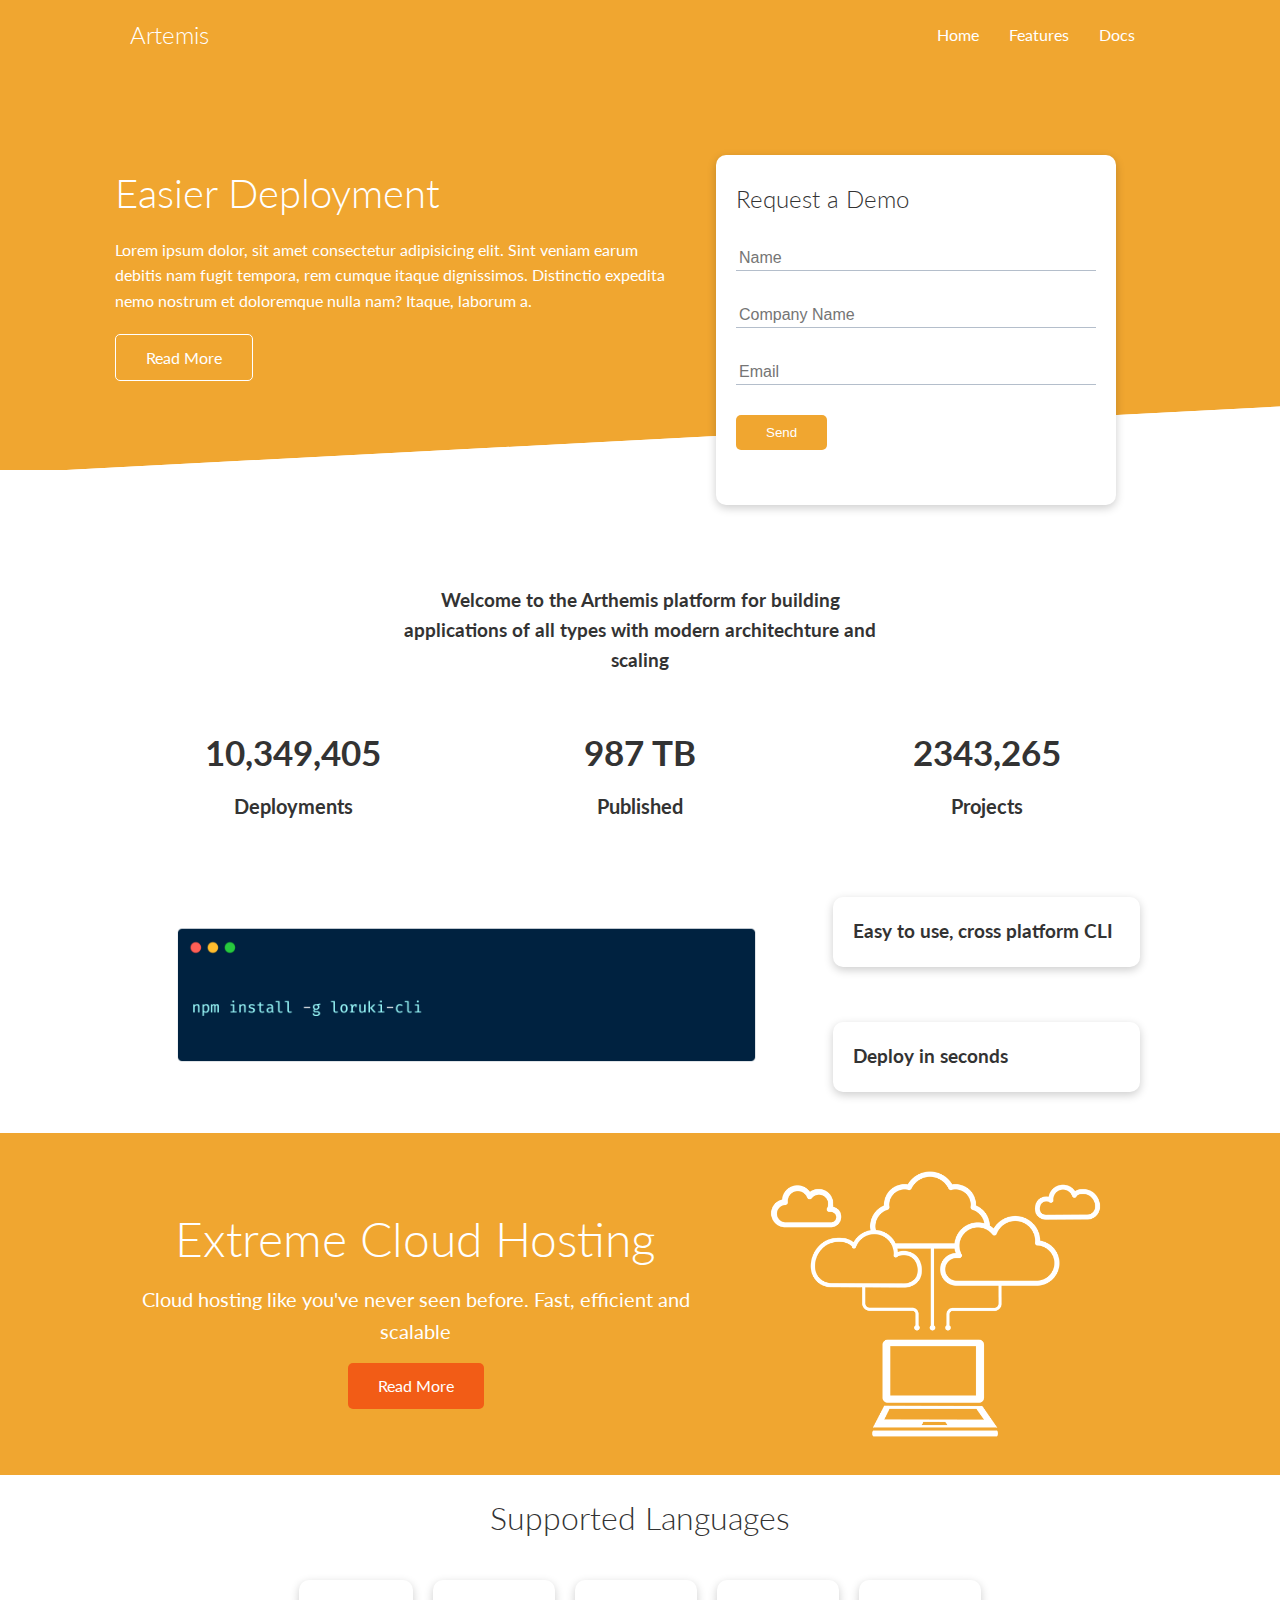
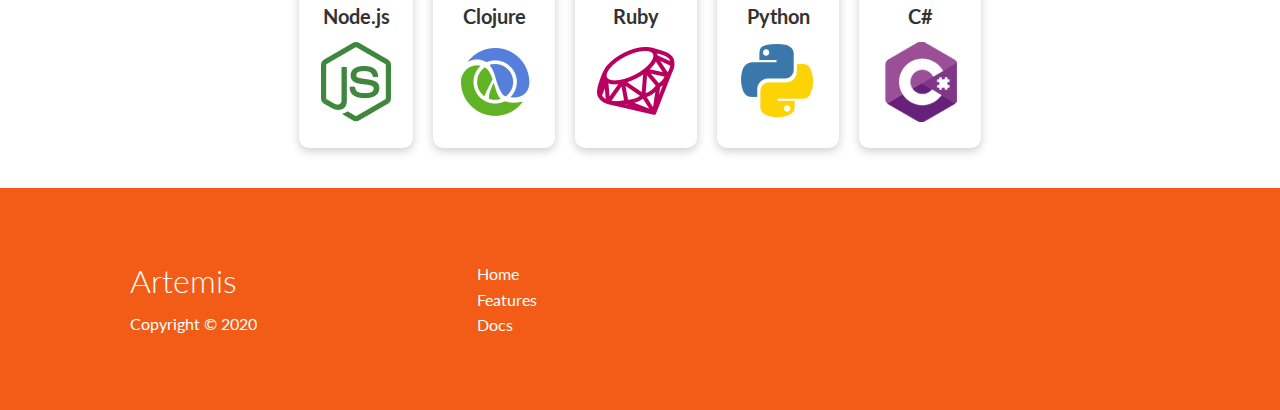
<file: index.html>
<!DOCTYPE html>
<html lang="en">

<head>
    <meta charset="UTF-8">
    <meta name="viewport" content="width=device-width, initial-scale=1.0">
    <link rel="stylesheet" href="https://cdnjs.cloudflare.com/ajax/libs/font-awesome/5.15.1/css/all.min.css"
        integrity="sha512-+4zCK9k+qNFUR5X+cKL9EIR+ZOhtIloNl9GIKS57V1MyNsYpYcUrUeQc9vNfzsWfV28IaLL3i96P9sdNyeRssA=="
        crossorigin="anonymous" />
    <link rel="stylesheet" href="css/style.css" />
    <link rel="stylesheet" href="css/utilities.css" />
    <title> Nora | cloud hosting for everyone </title>
</head>

<body>
    <!-- Navbar -->
    <div class="navbar">
        <div class="container flex">
            <a href="index.html" class="logo">Artemis</a>
            <nav>
                <ul>
                    <li>
                        <a href="index.html">Home</a>
                    </li>
                    <li><a href="features.html">Features</a></li>
                    <li><a href="docs.html">Docs</a></li>
                </ul>
            </nav>
        </div>
    </div>

    <!-- showcase -->
    <section class="showcase">
        <div class="container grid">
            <div class="showcase-text">
                <h1>Easier Deployment</h1>
                <p>
                    Lorem ipsum dolor, sit amet consectetur adipisicing elit. Sint veniam earum debitis nam fugit
                    tempora, rem cumque itaque dignissimos. Distinctio expedita nemo nostrum et doloremque nulla nam?
                    Itaque, laborum a.
                </p>
                <a href="feature.html" class="btn btn-outline">Read More</a>
            </div>
            <div class="showcase-form card">
                <h2>Request a Demo</h2>
                <form name="contact" method="POST" netlify-honeypot="bot-field" data-netlify="true">
                    <input type="hidden" name="form-name" value="contact">
                    <div class="form-control">
                        <input type="text" name="name" placeholder="Name" required>
                    </div>
                    <div class="form-control">
                        <input type="text" name="ompany" placeholder="Company Name" required>
                    </div>
                    <div class="form-control">
                        <input type="email" name="email" placeholder="Email" required>
                    </div>
                    <input type="submit" value="Send" class="btn btn-primary">
                </form>

            </div>
        </div>
    </section>

    <!-- stats -->
    <section class="stats">
        <div class="container">
            <h3 class="stats-heading text-center my-1 ">
                Welcome to the Arthemis platform for building applications of all types with modern architechture and
                scaling
            </h3>
            <div class="grid grid-3 text-center my-4">
                <div>
                    <i class="fas fa-server fa-3x"></i>
                    <h3>10,349,405</h3>
                    <p class="text-secondary">Deployments</p>
                </div>
                <div>
                    <i class="fas fa-upload fa-3x"></i>
                    <h3>987 TB</h3>
                    <p class="text-secondary">Published</p>
                </div>
                <div><i class="fas fa-project-diagram fa-3x"></i>
                    <h3>2343,265</h3>
                    <p class="text-secondary">Projects</p>
                </div>
            </div>
        </div>
    </section>

    <!-- Cli -->
    <section class="cli">
        <div class="container grid">
            <img src="images/cli.png" alt="">
            <div class="card">
                <h3>Easy to use, cross platform CLI</h3>
            </div>
            <div class="card">
                <h3> Deploy in seconds</h3>
            </div>
        </div>
    </section>
    <!-- Cloud -->
    <section class="cloud bg-primary my-2 py-2">
        <div class="container grid">
            <div class="text-center">
                <h2 class="lg">Extreme Cloud Hosting</h2>
                <p class="lead my-1">Cloud hosting like you've never seen before. Fast, efficient and scalable</p>
                <a href="features.html" class="btn btn-dark">Read More</a>
            </div>
            <img src="images/cloud.png" alt="">
        </div>
    </section>
    <!-- languages -->
    <section class=" languages">
        <h2 class="md text-center my-2">
            Supported Languages
        </h2>
        <div class="container flex">
            <div class="card">
                <h4>Node.js</h4>
                <img src="images/logos/node.png" alt="">
            </div>
            <div class="card">
                <h4> Clojure</h4>
                <img src="images/logos/clojure.png" alt="">
            </div>
            <div class="card">
                <h4>Ruby</h4>
                <img src="images/logos/ruby.png" alt="">
            </div>
            <div class="card">
                <h4>Python</h4>
                <img src="images/logos/python.png" alt="">
            </div>
            <div class="card">
                <h4>C#</h4>
                <img src="images/logos/csharp.png" alt="">
            </div>
        </div>
    </section>

    <!-- Footer -->
    <footer class="footer bg-dark py-5">
        <div class="container grid grid-3">
            <div>
                <h1>
                    Artemis
                </h1>
                <p> Copyright &copy; 2020</p>
            </div>
            <nav>
                <ul>
                    <li><a href="index.html">Home</a></li>
                    <li><a href="features.html">Features</a></li>
                    <li><a href="docs.html">Docs</a></li>
                </ul>
            </nav>
            <div class="social">
                <a href="#"><i class="fab fa-github fa-2x"></i></a>
                <a href="#"><i class="fab fa-facebook fa-2x"></i></a>
                <a href="#"><i class="fab fa-instagram fa-2x"></i></a>
                <a href="#"><i class="fab fa-twitter fa-2x"></i></a>
            </div>
        </div>
    </footer>
</body>

</html>
</file>
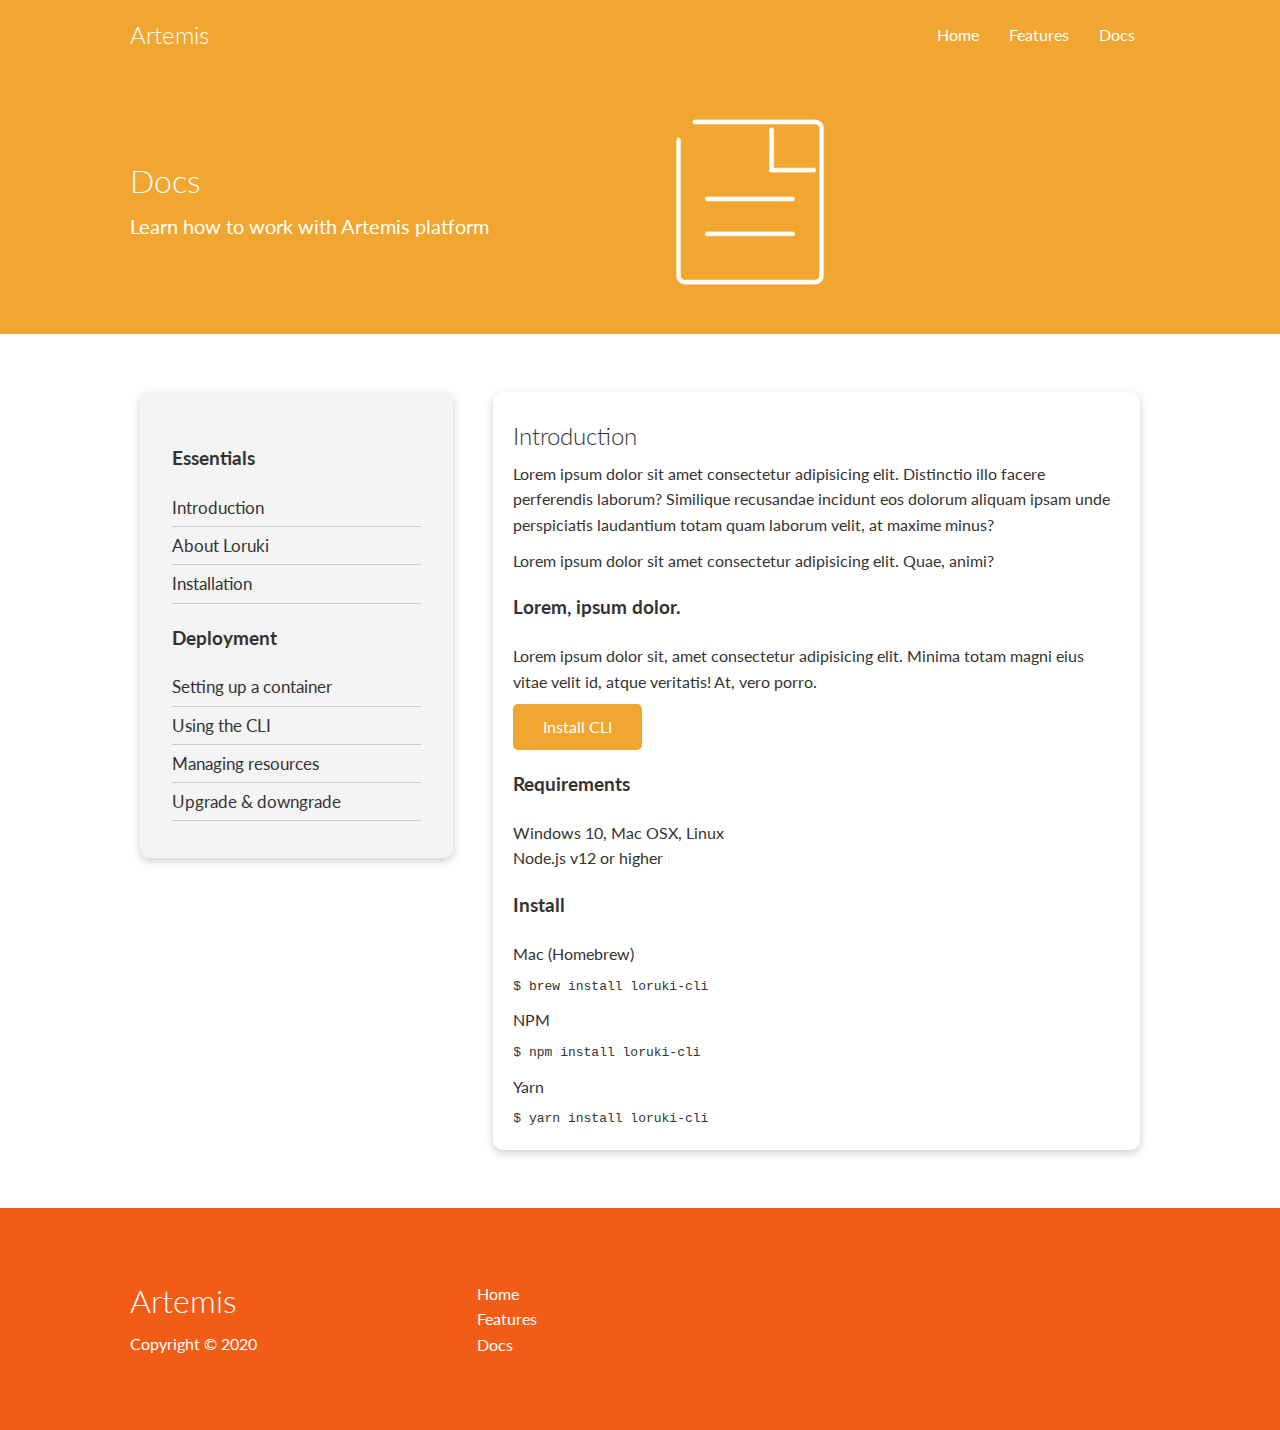
<file: docs.html>
<!DOCTYPE html>
<html lang="en">

<head>
    <meta charset="UTF-8">
    <meta name="viewport" content="width=device-width, initial-scale=1.0">
    <link rel="stylesheet" href="https://cdnjs.cloudflare.com/ajax/libs/font-awesome/5.15.1/css/all.min.css"
        integrity="sha512-+4zCK9k+qNFUR5X+cKL9EIR+ZOhtIloNl9GIKS57V1MyNsYpYcUrUeQc9vNfzsWfV28IaLL3i96P9sdNyeRssA=="
        crossorigin="anonymous" />
    <link rel="stylesheet" href="css/style.css" />
    <link rel="stylesheet" href="css/utilities.css" />
    <title> Nora | cloud hosting for everyone </title>
</head>

<body>
    <!-- Navbar -->
    <div class="navbar">
        <div class="container flex">
            <a href="index.html" class="logo">Artemis</a>
            <nav>
                <ul>
                    <li> <a href="index.html">Home</a></li>
                    <li> <a href="features.html">Features</a></li>
                    <li> <a href="docs.html">Docs</a></li>
                </ul>
            </nav>
        </div>
    </div>

    <!-- Head -->
    <section class="docs-head bg-primary py-3">
        <div class="container grid">
            <div>
                <h1 class="xl">Docs</h1>
                <p class="lead">
                    Learn how to work with Artemis platform
                </p>
            </div>
            <img src="images/docs.png" alt="">
        </div>
    </section>

    <!-- Docs Main   -->
    <section class="docs-main my-4">
        <div class="container grid">
            <div class="card bg-light p-3">
                <h3 class="my-2">Essentials</h3>
                <nav>
                    <ul>
                        <li><a class="text-primary" href="#">Introduction</a></li>
                        <li><a href="#">About Loruki</a></li>
                        <li><a href="#">Installation</a></li>
                    </ul>
                </nav>

                <h3 class="my-2">Deployment</h3>
                <nav>
                    <ul>
                        <li><a href="#">Setting up a container</a></li>
                        <li><a href="#">Using the CLI</a></li>
                        <li><a href="#">Managing resources</a></li>
                        <li><a href="#">Upgrade & downgrade</a></li>
                    </ul>
                </nav>
            </div>
            <div class="card">
                <h2>Introduction</h2>
                <p>Lorem ipsum dolor sit amet consectetur adipisicing elit. Distinctio illo facere perferendis laborum?
                    Similique recusandae incidunt eos dolorum aliquam ipsam unde perspiciatis laudantium totam quam
                    laborum velit, at maxime minus?</p>

                <div class="alert alert-success">
                    <i class="fas fa-info"></i> Lorem ipsum dolor sit amet consectetur adipisicing elit. Quae, animi?
                </div>

                <h3>Lorem, ipsum dolor.</h3>
                <p>Lorem ipsum dolor sit, amet consectetur adipisicing elit. Minima totam magni eius vitae velit id,
                    atque veritatis! At, vero porro.</p>
                <a href="#" class="btn btn-primary">Install CLI</a>

                <h3>Requirements</h3>
                <ul>
                    <li>Windows 10, Mac OSX, Linux</li>
                    <li>Node.js v12 or higher</li>
                </ul>

                <h3>Install</h3>
                <p>Mac (Homebrew)</p>
                <pre><code>$ brew install loruki-cli</code></pre>
                <p>NPM</p>
                <pre><code>$ npm install loruki-cli</code></pre>
                <p>Yarn</p>
                <pre><code>$ yarn install loruki-cli</code></pre>

            </div>
        </div>
    </section>


    <!-- Footer -->
    <footer class="footer bg-dark py-5">
        <div class="container grid grid-3">
            <div>
                <h1>
                    Artemis
                </h1>
                <p> Copyright &copy; 2020</p>
            </div>
            <nav>
                <ul>
                    <li><a href="index.html">Home</a></li>
                    <li><a href="features.html">Features</a></li>
                    <li><a href="docs.html">Docs</a></li>
                </ul>
            </nav>
            <div class="social">
                <a href="#"><i class="fab fa-github fa-2x"></i></a>
                <a href="#"><i class="fab fa-facebook fa-2x"></i></a>
                <a href="#"><i class="fab fa-instagram fa-2x"></i></a>
                <a href="#"><i class="fab fa-twitter fa-2x"></i></a>
            </div>
        </div>
    </footer>
</body>

</html>
</file>
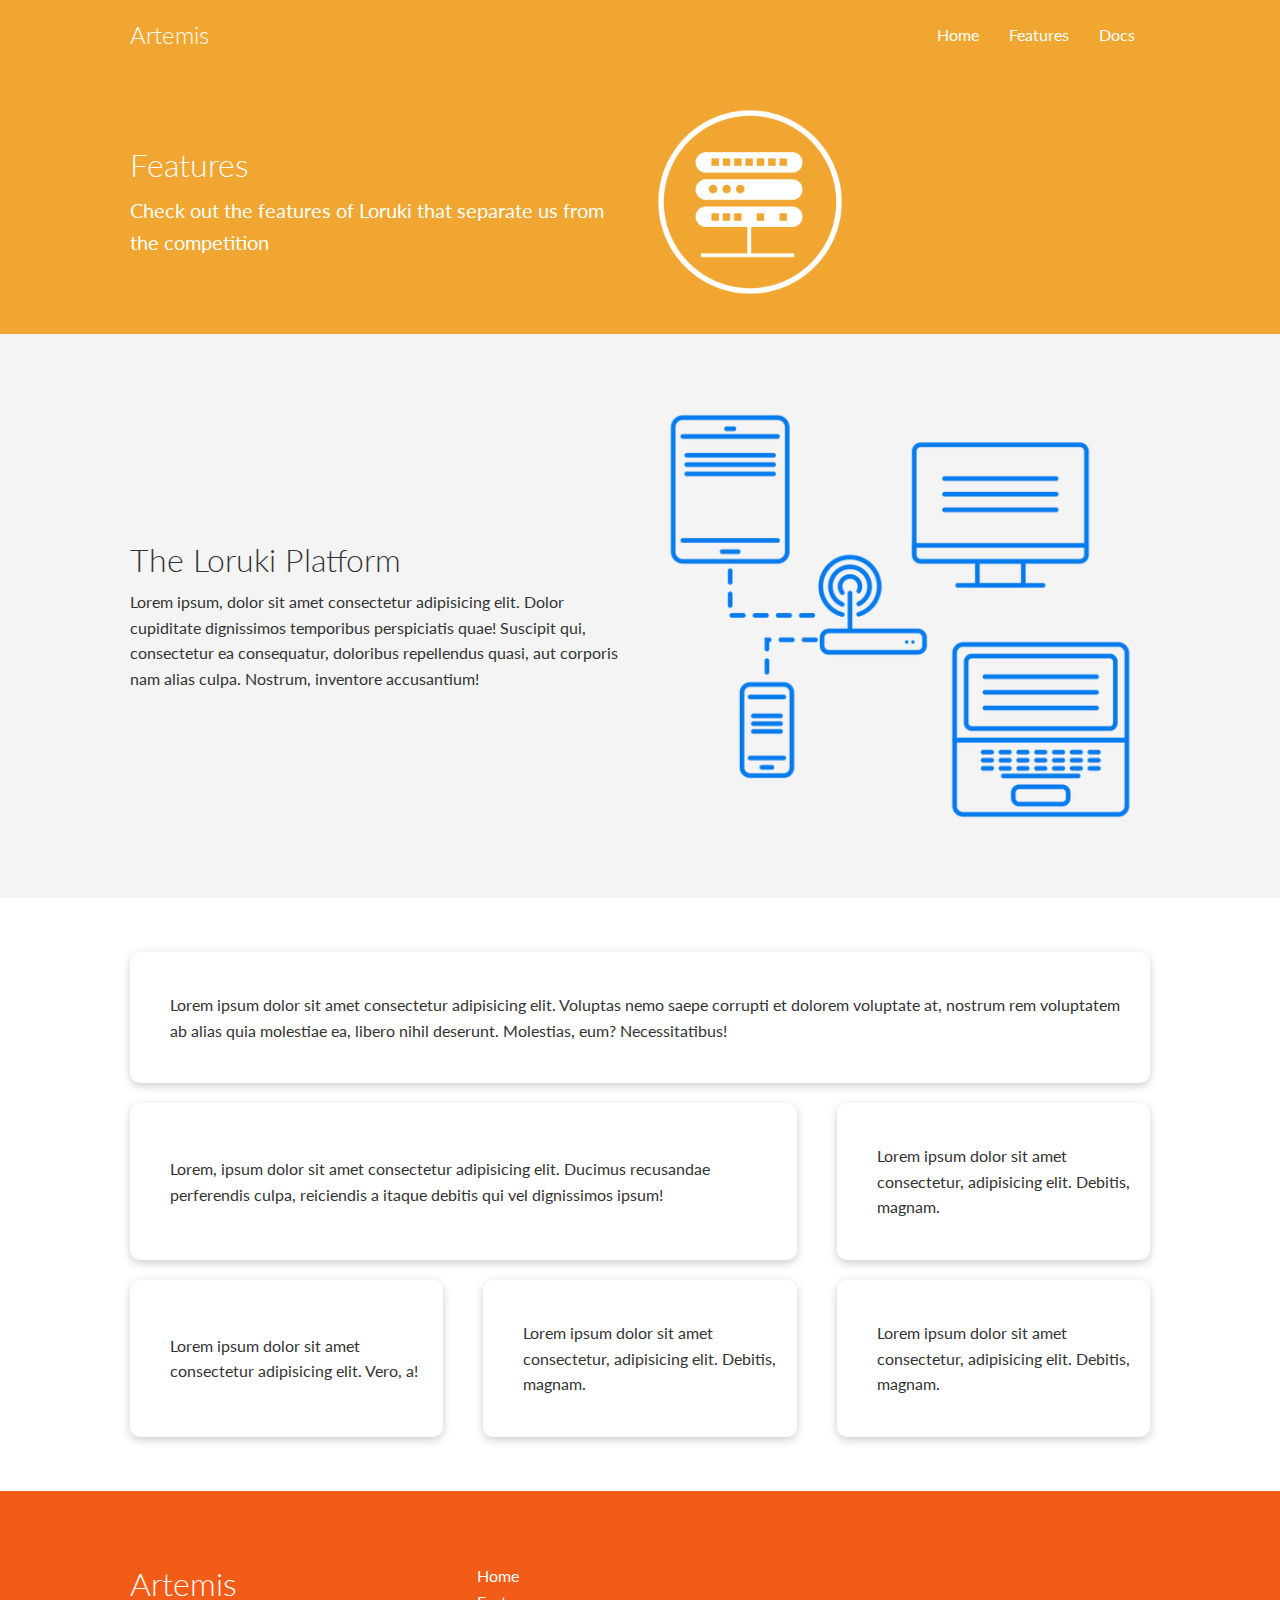
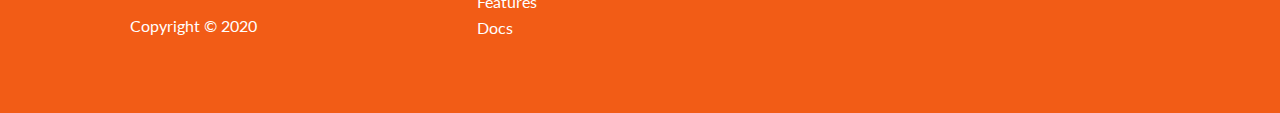
<file: features.html>
<!DOCTYPE html>
<html lang="en">

<head>
    <meta charset="UTF-8">
    <meta name="viewport" content="width=device-width, initial-scale=1.0">
    <link rel="stylesheet" href="https://cdnjs.cloudflare.com/ajax/libs/font-awesome/5.15.1/css/all.min.css"
        integrity="sha512-+4zCK9k+qNFUR5X+cKL9EIR+ZOhtIloNl9GIKS57V1MyNsYpYcUrUeQc9vNfzsWfV28IaLL3i96P9sdNyeRssA=="
        crossorigin="anonymous" />
    <link rel="stylesheet" href="css/style.css" />
    <link rel="stylesheet" href="css/utilities.css" />
    <title> Nora | cloud hosting for everyone </title>
</head>

<body>
    <!-- Navbar -->
    <div class="navbar">
        <div class="container flex">
            <a href="index.html" class="logo">Artemis</a>
            <nav>
                <ul>
                    <li> <a href="index.html">Home</a></li>
                    <li> <a href="features.html">Features</a></li>
                    <li> <a href="docs.html">Docs</a></li>
                </ul>
            </nav>
        </div>
    </div>

    <!-- Head -->
    <section class="features-head bg-primary py-3">
        <div class="container grid">
            <div>
                <h1 class="xl">Features</h1>
                <p class="lead">
                    Check out the features of Loruki that separate us from the
                    competition
                </p>
            </div>
            <img src="images/server.png" alt="">
        </div>
    </section>

    <!-- Sub head -->
    <section class="features-sub-head bg-light py-3">
        <div class="container grid">
            <div>
                <h1 class="md">The Loruki Platform</h1>
                <p>
                    Lorem ipsum, dolor sit amet consectetur adipisicing elit. Dolor cupiditate dignissimos temporibus
                    perspiciatis quae! Suscipit qui, consectetur ea consequatur, doloribus repellendus quasi, aut
                    corporis nam alias culpa. Nostrum, inventore accusantium!
                </p>
            </div>
            <img src="images/server2.png" alt="">
        </div>
    </section>

    <section class="features-main my-2">
        <div class="container grid grid-3">
            <div class="card flex">
                <i class="fas fa-server fa-3x"></i>
                <p>Lorem ipsum dolor sit amet consectetur adipisicing elit. Voluptas nemo saepe corrupti et dolorem
                    voluptate at, nostrum rem voluptatem ab alias quia molestiae ea, libero nihil deserunt. Molestias,
                    eum? Necessitatibus!</p>
            </div>
            <div class="card flex ">
                <i class="fas fa-network-wired fa-3x"></i>
                <p>
                    Lorem, ipsum dolor sit amet consectetur adipisicing elit. Ducimus
                    recusandae perferendis culpa, reiciendis a itaque debitis qui vel
                    dignissimos ipsum!
                </p>
            </div>
            <div class="card flex">
                <i class="fas fa-laptop-code fa-3x"></i>
                <p>
                    Lorem ipsum dolor sit amet consectetur, adipisicing elit. Debitis,
                    magnam.
                </p>
            </div>
            <div class="card flex">
                <i class="fas fa-database fa-3x"></i>
                <p>
                    Lorem ipsum dolor sit amet consectetur adipisicing elit. Vero, a!
                </p>
            </div>
            <div class="card flex">
                <i class="fas fa-power-off fa-3x"></i>
                <p>
                    Lorem ipsum dolor sit amet consectetur, adipisicing elit. Debitis,
                    magnam.
                </p>
            </div>
            <div class="card flex">
                <i class="fas fa-upload fa-3x"></i>
                <p>
                    Lorem ipsum dolor sit amet consectetur, adipisicing elit. Debitis,
                    magnam.
                </p>
            </div>
        </div>
    </section>


    <!-- Footer -->
    <footer class="footer bg-dark py-5">
        <div class="container grid grid-3">
            <div>
                <h1>
                    Artemis
                </h1>
                <p> Copyright &copy; 2020</p>
            </div>
            <nav>
                <ul>
                    <li><a href="index.html">Home</a></li>
                    <li><a href="features.html">Features</a></li>
                    <li><a href="docs.html">Docs</a></li>
                </ul>
            </nav>
            <div class="social">
                <a href="#"><i class="fab fa-github fa-2x"></i></a>
                <a href="#"><i class="fab fa-facebook fa-2x"></i></a>
                <a href="#"><i class="fab fa-instagram fa-2x"></i></a>
                <a href="#"><i class="fab fa-twitter fa-2x"></i></a>
            </div>
        </div>
    </footer>
</body>

</html>
</file>
<file: css/style.css>
@import url('https://fonts.googleapis.com/css2?family=Lato:wght@300&display=swap');

:root {
    --primary-color: #f0a630;
    --secondary-color: #1c3fa8;
    --dark-color: #f25c16;
    --light-color: #f4f4f4;
}

* {
    box-sizing: border-box;
    padding: 0;
    margin: 0;
}

body {
    font-family: 'Lato', 'sans-serif';
    color: #333;
    line-height: 1.6;
}

ul {
    list-style-type: none;
}

a {
    text-decoration: none;
    color: #333;
}

h1,
h2 {
    font-weight: 300;
    line-height: 1.2;
    margin: 10px 0;

}

p {
    margin: 10px 0;
}

img {
    width: 100%;
}

.logo {
    font-weight: 300 !important;
    line-height: 1.2 !important;
    margin: 10px 0 !important;
    padding: 0 !important;
    font-size: 1.5rem !important;
}

.logo:hover {
    border-bottom: 0 !important;
}

.hidden {
    visibility: hidden;
    height: 0;
}

/* navbar */
.navbar {
    background-color: var(--primary-color);
    color: #fff;
    height: 70px;
}

.navbar ul {
    display: flex;
}

.navbar a {
    color: #fff;
    padding: 10px;
    margin: 0 5px;
}

.navbar a:hover {
    border-bottom: 2px #fff solid;
}

.navbar .flex {
    justify-content: space-between;
}

/* showcase */
.showcase {
    height: 400px;
    background-color: var(--primary-color);
    color: #fff;
    position: relative;
}

.showcase h1 {
    font-size: 40px;
}

.showcase p {
    margin: 20px 0;
}

.showcase .grid {
    overflow: visible;
    grid-template-columns: 55% 45%;
    gap: 30px;

}

.showcase-text {
    animation: slideInFromLeft 1s ease-in;
}

.showcase-form {
    position: relative;
    top: 60px;
    height: 350px;
    width: 400px;
    padding: 40px;
    z-index: 100;
    animation: slideInFromRight 1s ease-in;
}

.showcase-form .form-control {
    margin: 30px 0;

}

.showcase-form input[type='text'],
.showcase-form input[type='email'] {
    border: 0;
    border-bottom: 1px solid #b4becb;
    width: 100%;
    padding: 3px;
    font-size: 16px;
    ;
}

.showcase-form input:focus {
    outline: none;

}

.showcase::before,
.showcase::after {
    content: '';
    position: absolute;
    height: 100px;
    bottom: -70px;
    right: 0;
    left: 0;
    background: #fff;
    -webkit-transform: skewY(-3deg);
    -moz-transform: skewY(-3deg);
    -ms-transform: skewY(-3deg);
}

/* Stats */
.stats {
    padding-top: 100px;
    animation: slideInFromBottom 1s ease-in;
}

.stats-heading {
    max-width: 500px;
    margin: auto;

}

.stats .grid h3 {
    font-size: 35px;
}

.stats .grid p {
    font-size: 20px;
    font-weight: bold;

}

/* Cli */
.cli .grid {
    grid-template-columns: repeat(3, 1fr);
    grid-template-rows: repeat(2, 1fr);
}

.cli .grid>*:first-child {
    grid-column: 1/ 3;
    grid-row: 1 / span 2;

}

/* Cloud */
.cloud .grid {
    grid-template-columns: 4fr 3fr;
}

/* Languages */
.languages .flex {
    flex-wrap: wrap;
}

.languages .card {
    text-align: center;
    margin: 18px 10px 40px;
    transition: transform 0.2s ease-in;
}

.languages .card h4 {
    font-size: 20px;
    margin-bottom: 10px;
}

.languages .card:hover {
    transform: translateY(-15px);
}

/* Features */
.features-head img,
.docs-head img {
    width: 200px;
    justify-self: flex;
}

.features-sub-head img {
    widows: 300px;
    justify-self: flex-end;
}

.features-main .card>i {
    margin-right: 20px;

}

.features-main .grid>*:first-child {
    grid-column: 1 / span 3;

}

.features-main .grid>*:nth-child(2) {
    grid-column: 1 / span 2;

}


.features-main .grid {
    padding: 30px;

}

/* Docs */
.docs-main h3 {
    margin: 20px 0;
}

.docs-main .grid {
    grid-template-columns: 1fr 2fr;
    align-items: flex-start;
}

.docs-main nav li {
    font-size: 17px;
    padding-bottom: 5px;
    margin-bottom: 5px;
    border-bottom: 1px #ccc solid;
}

.docs-main a:hover {
    font-weight: bold;
}

/* Footer */
.footer .social a {
    margin: 0 10px;
}


/* footer */
.footer .social a {
    margin: 0 10px;
}

/* Animations */
@keyframes slideInFromLeft {
    0% {
        transform: translateX(-100%);
    }

    100% {
        transform: translateX(0);
    }
}

@keyframes slideInFromRight {
    0% {
        transform: translateX(100%);
    }

    100% {
        transform: translateX(0);
    }
}

@keyframes slideInFromTop {
    0% {
        transform: translateY(-100%);
    }

    100% {
        transform: translateX(0);
    }
}

@keyframes slideInFromBottom {
    0% {
        transform: translateY(100%);
    }

    100% {
        transform: translateX(0);
    }
}

/* Tablets and under */

@media (max-width: 768px) {

    .grid,
    .showcase .grid,
    .stats .grid,
    .cli .grid,
    .cloud .grid,
    .features-main .grid,
    .docs-main .grid {
        grid-template-columns: 1fr;
        grid-template-rows: 1fr;
    }

    .showcase {
        height: auto;
    }

    .showcase-text {
        text-align: center;
        margin-top: 40px;
        animation: slideInFromTop 1s ease-in;
    }

    .showcase-form {
        justify-self: center;
        margin: auto;
        animation: slideInFromBottom 1s ease-in;
    }

    .cli .grid>*:first-child {
        grid-column: 1;
        grid-row: 1;
    }

    .features-head,
    .features-sub-head,
    .docs-head {
        text-align: center;
    }

    .features-head img,
    .features-sub-head img,
    .docs-head img {
        justify-self: center;
    }

    .features-main .grid>*:first-child,
    .features-main .grid>*:nth-child(2) {
        grid-column: 1;
    }
}



/* Mobile */
@media (max-width: 500px) {
    .navbar {
        height: 110px;
    }

    .navbar .flex {
        flex-direction: column;
    }

    .navbar ul {
        padding: 10px;
        background-color: rgba(0, 0, 0, 0.1);
    }
}
</file>
<file: css/utilities.css>
.container {
    max-width: 1100px;
    margin: 0 auto;
    overflow: auto;
    padding: 0 40px;
}
.card{
    background-color: #fff;
    color: #333;
    border-radius: 10px;
    box-shadow: 0 3px 10px rgba(0,0,0,0.2);
    padding: 20px;
    margin:10px;

}
.btn {
    display: inline-block;
    padding: 10px 30px;
    cursor: pointer;
    background: var(--primary-color);
    color: #fff;
    border: none;
    border-radius: 5px;

}
.btn-outline {
    background-color: transparent;
    border: 1px #fff solid; 
}
.btn:hover {
    transform: scale(0.98);
}
 /* background and colored buttons */

 .bg-primary, 
 .btn-primary {
     background-color: var(--primary-color);
     color: #fff;
 }

 .bg-secondary, 
 .btn-secondary {
     background-color: var(--secondary-color);
     color: #fff;
 }
 .bg-dark, 
 .btn-dark {
     background-color: var(--dark-color);
     color: #fff;
 }
 .bg-primary a, 
 .btn-primary a,
 .bg-secondary a, 
 .btn-secondary a,
 .bg-dark a, 
 .btn-dark a
 {
    color: #fff;
 }  
 .bg-light, 
 .btn-light {
     background-color: var(--light-color);
     color: #333;
 }
 


 

 /* Text sizes */
 .lead {
    font-size: 20px;
}
.sm {
    font-size: 1rem;
}

.md {
   font-size: 2rem;
}
.lg {
    font-size: 3rem;
}

.xl {
    font-size: 4 rem;
}
 

.text-center {
    text-align: center;
}


.flex {
    display: flex;
    justify-content: center;
    align-items: center;
    height: 100%;
}

.grid {
    display: grid;
    grid-template-columns: repeat(2, 1fr);
    gap: 20px;
    justify-content: center;
    align-items: center ;
    height: 100%;
}

.grid-3 {
    grid-template-columns:repeat(3,1fr) ;
}

/*margin*/
.my-1{
    margin-top: 1rem;
    margin-bottom: 1rem;
}

.my-2{
    margin-top: 1.5rem;
    margin-bottom: 1.5rem;
}
.my-3{
    margin-top: 2rem;
    margin-bottom: 2rem;
}
.my-4{
    margin-top: 3rem;
    margin-bottom: 3rem;
}
.my-5{
    margin-top: 4rem;
    margin-bottom: 4rem;
}

.m-1{
    margin: 1rem;
}

.m-2{
    margin: 1.5rem;
}
.m-3{
    margin: 2rem;
}
.m-4{
    margin: 3rem;
}
.m-5{
    margin: 4rem;
}


/*padding*/
.py-1{
    padding: 1rem 0;
}

.py-2{
    padding: 1.5rem 0;
}
.py-3{
    padding:  2rem 0;
}
.py-4{
    padding: 3rem 0;
}
.py-5{
    padding: 4rem 0;
}

.p-1{
    padding: 1rem;
}

.p-2{
    padding: 1.5rem;
}
.p-3{
    padding: 2rem;
}
.p-4{
    padding: 3rem;
}
.p-5{
    padding: 4rem;
}
</file>
